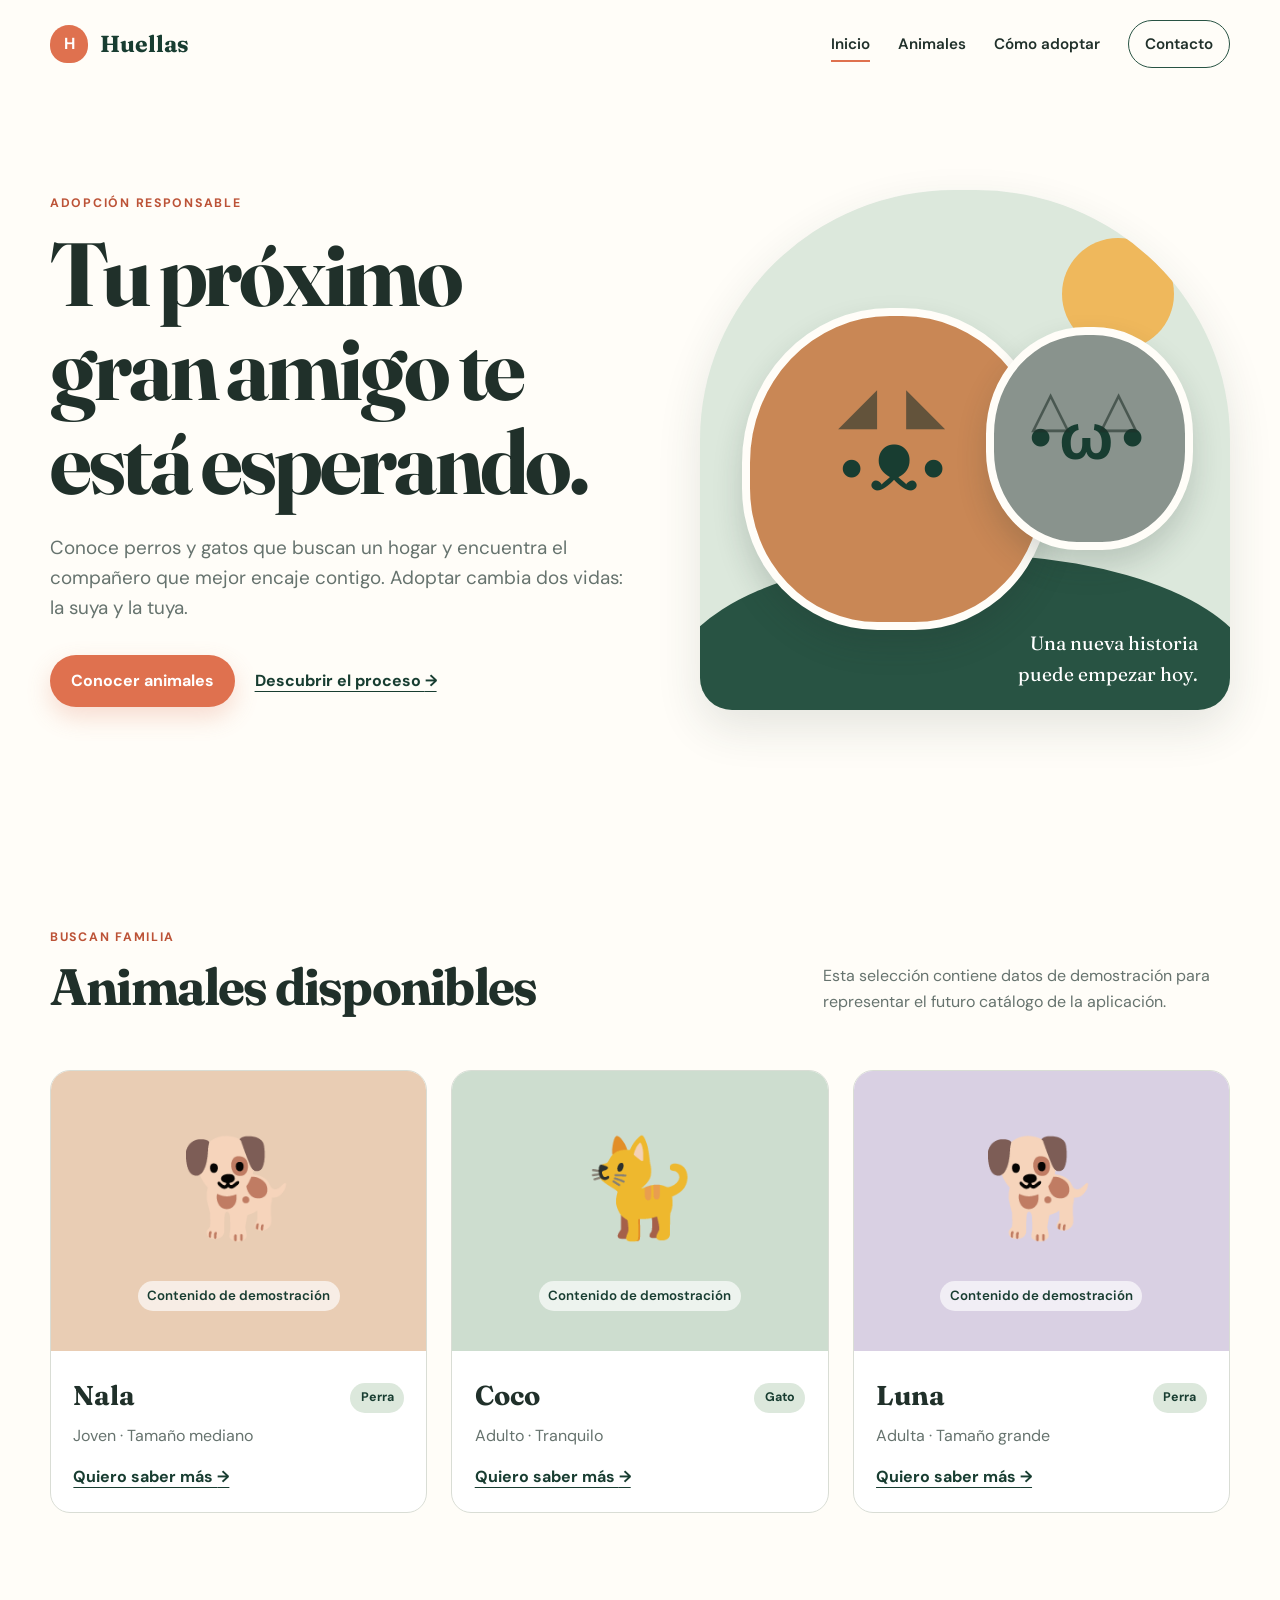
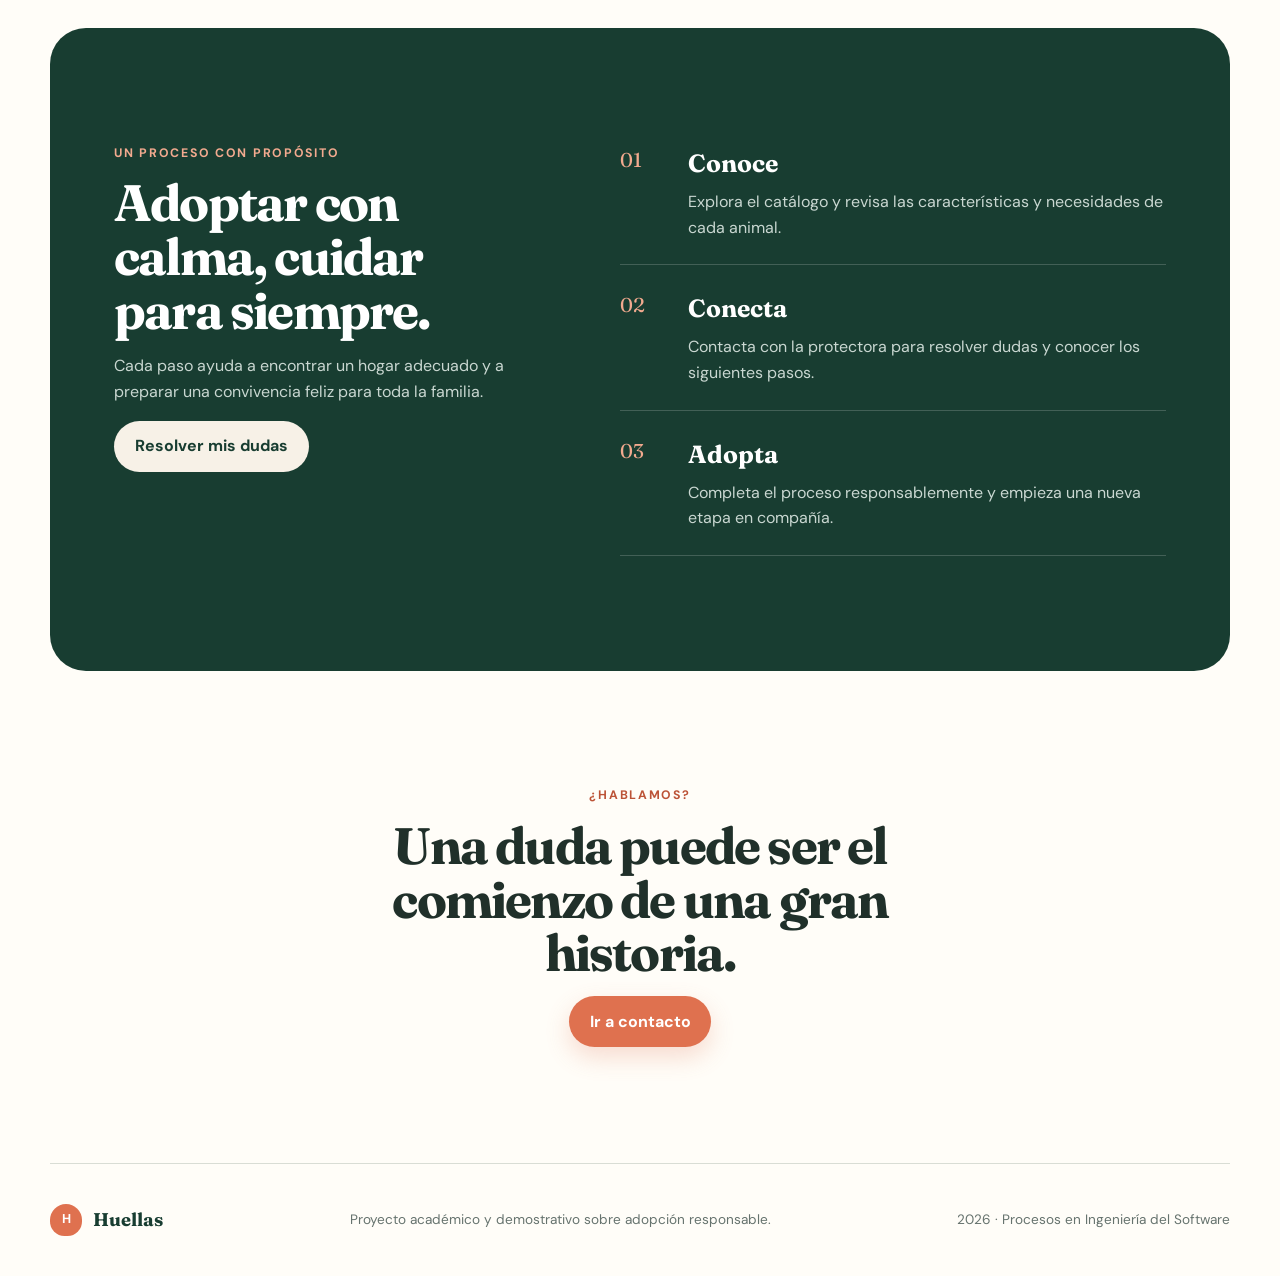
<file: web/index.html>
<!doctype html>
<html lang="es">
  <head>
    <meta charset="utf-8">
    <meta name="viewport" content="width=device-width, initial-scale=1">
    <meta
      name="description"
      content="Maqueta de una web de adopción responsable de perros y gatos."
    >
    <title>Huellas | Adopción responsable</title>
    <link rel="stylesheet" href="styles/styles.css">
    <script src="scripts/script.js" defer></script>
  </head>
  <body>
    <header class="site-header">
      <a class="brand" href="index.html" aria-label="Huellas, página de inicio">
        <span class="brand-mark" aria-hidden="true">H</span>
        <span>Huellas</span>
      </a>

      <button
        class="menu-button"
        type="button"
        aria-expanded="false"
        aria-controls="main-navigation"
      >
        <span class="menu-button__label">Menú</span>
        <span aria-hidden="true">☰</span>
      </button>

      <nav id="main-navigation" class="main-navigation" aria-label="Navegación principal">
        <a href="index.html" aria-current="page">Inicio</a>
        <a href="#animales">Animales</a>
        <a href="#proceso">Cómo adoptar</a>
        <a class="nav-contact" href="contacto.html">Contacto</a>
      </nav>
    </header>

    <main>
      <section class="hero" aria-labelledby="hero-title">
        <div class="hero__content">
          <p class="eyebrow">Adopción responsable</p>
          <h1 id="hero-title">Tu próximo gran amigo te está esperando.</h1>
          <p class="hero__intro">
            Conoce perros y gatos que buscan un hogar y encuentra el compañero que mejor encaje
            contigo. Adoptar cambia dos vidas: la suya y la tuya.
          </p>
          <div class="hero__actions">
            <a class="button button--primary" href="#animales">Conocer animales</a>
            <a class="text-link" href="#proceso">Descubrir el proceso <span aria-hidden="true">→</span></a>
          </div>
        </div>

        <div class="hero__visual" aria-label="Ilustración de un perro y un gato">
          <div class="sun" aria-hidden="true"></div>
          <div class="pet-portrait pet-portrait--dog" aria-hidden="true">
            <span class="pet-ears">◢ ◣</span>
            <span class="pet-face">•ᴥ•</span>
          </div>
          <div class="pet-portrait pet-portrait--cat" aria-hidden="true">
            <span class="pet-ears">△ △</span>
            <span class="pet-face">•ω•</span>
          </div>
          <p>Una nueva historia<br>puede empezar hoy.</p>
        </div>
      </section>

      <section id="animales" class="animals-section" aria-labelledby="animals-title">
        <div class="section-heading">
          <div>
            <p class="eyebrow">Buscan familia</p>
            <h2 id="animals-title">Animales disponibles</h2>
          </div>
          <p>
            Esta selección contiene datos de demostración para representar el futuro catálogo de
            la aplicación.
          </p>
        </div>

        <div class="animal-grid">
          <article class="animal-card">
            <div class="animal-card__portrait animal-card__portrait--nala" aria-hidden="true">
              <span>🐕</span>
              <small>Contenido de demostración</small>
            </div>
            <div class="animal-card__body">
              <div class="animal-card__title">
                <h3>Nala</h3>
                <span class="tag">Perra</span>
              </div>
              <p>Joven · Tamaño mediano</p>
              <a href="contacto.html">Quiero saber más <span aria-hidden="true">→</span></a>
            </div>
          </article>

          <article class="animal-card">
            <div class="animal-card__portrait animal-card__portrait--coco" aria-hidden="true">
              <span>🐈</span>
              <small>Contenido de demostración</small>
            </div>
            <div class="animal-card__body">
              <div class="animal-card__title">
                <h3>Coco</h3>
                <span class="tag">Gato</span>
              </div>
              <p>Adulto · Tranquilo</p>
              <a href="contacto.html">Quiero saber más <span aria-hidden="true">→</span></a>
            </div>
          </article>

          <article class="animal-card">
            <div class="animal-card__portrait animal-card__portrait--luna" aria-hidden="true">
              <span>🐕</span>
              <small>Contenido de demostración</small>
            </div>
            <div class="animal-card__body">
              <div class="animal-card__title">
                <h3>Luna</h3>
                <span class="tag">Perra</span>
              </div>
              <p>Adulta · Tamaño grande</p>
              <a href="contacto.html">Quiero saber más <span aria-hidden="true">→</span></a>
            </div>
          </article>
        </div>
      </section>

      <section id="proceso" class="process-section" aria-labelledby="process-title">
        <div class="process-section__intro">
          <p class="eyebrow">Un proceso con propósito</p>
          <h2 id="process-title">Adoptar con calma, cuidar para siempre.</h2>
          <p>
            Cada paso ayuda a encontrar un hogar adecuado y a preparar una convivencia feliz para
            toda la familia.
          </p>
          <a class="button button--light" href="contacto.html">Resolver mis dudas</a>
        </div>

        <ol class="process-list">
          <li>
            <span>01</span>
            <div>
              <h3>Conoce</h3>
              <p>Explora el catálogo y revisa las características y necesidades de cada animal.</p>
            </div>
          </li>
          <li>
            <span>02</span>
            <div>
              <h3>Conecta</h3>
              <p>Contacta con la protectora para resolver dudas y conocer los siguientes pasos.</p>
            </div>
          </li>
          <li>
            <span>03</span>
            <div>
              <h3>Adopta</h3>
              <p>Completa el proceso responsablemente y empieza una nueva etapa en compañía.</p>
            </div>
          </li>
        </ol>
      </section>

      <section class="contact-cta" aria-labelledby="contact-cta-title">
        <p class="eyebrow">¿Hablamos?</p>
        <h2 id="contact-cta-title">Una duda puede ser el comienzo de una gran historia.</h2>
        <a class="button button--primary" href="contacto.html">Ir a contacto</a>
      </section>
    </main>

    <footer class="site-footer">
      <a class="brand brand--footer" href="index.html">
        <span class="brand-mark" aria-hidden="true">H</span>
        <span>Huellas</span>
      </a>
      <p>Proyecto académico y demostrativo sobre adopción responsable.</p>
      <p><span id="current-year"></span> · Procesos en Ingeniería del Software</p>
    </footer>
  </body>
</html>
</file>
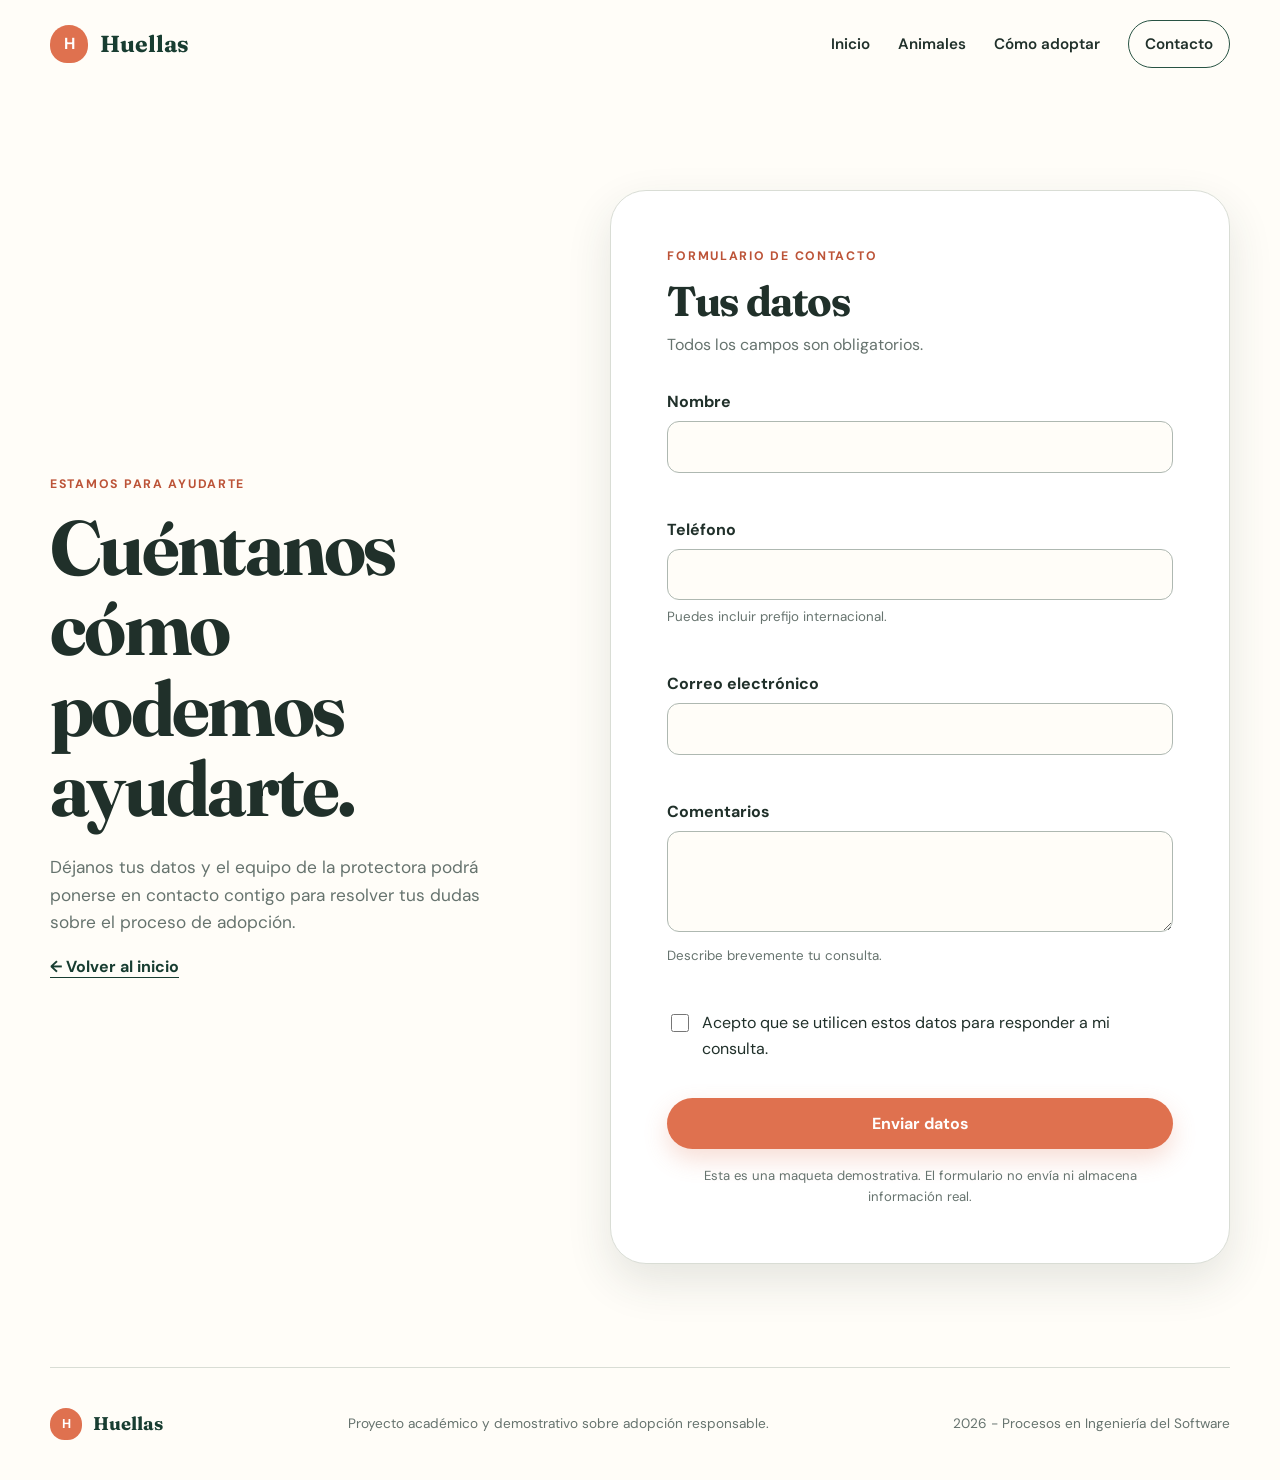
<file: web/contacto.html>
<!doctype html>
<html lang="es">
  <head>
    <meta charset="utf-8">
    <meta name="viewport" content="width=device-width, initial-scale=1">
    <meta name="description" content="Formulario de contacto de la maqueta web de adopción de mascotas.">
    <title>Contacto | Huellas</title>
    <link rel="stylesheet" href="styles/styles.css">
    <script src="scripts/script.js" defer></script>
  </head>
  <body>
    <header class="site-header">
      <a class="brand" href="index.html" aria-label="Huellas, página de inicio">
        <span class="brand-mark" aria-hidden="true">H</span>
        <span>Huellas</span>
      </a>
      <button class="menu-button" type="button" aria-expanded="false" aria-controls="main-navigation">
        <span class="menu-button__label">Menú</span>
        <span aria-hidden="true">☰</span>
      </button>
      <nav id="main-navigation" class="main-navigation" aria-label="Navegación principal">
        <a href="index.html">Inicio</a>
        <a href="index.html#animales">Animales</a>
        <a href="index.html#proceso">Cómo adoptar</a>
        <a class="nav-contact" href="contacto.html" aria-current="page">Contacto</a>
      </nav>
    </header>
    <main class="contact-page">
      <section class="contact-intro" aria-labelledby="contact-title">
        <p class="eyebrow">Estamos para ayudarte</p>
        <h1 id="contact-title">Cuéntanos cómo podemos ayudarte.</h1>
        <p>Déjanos tus datos y el equipo de la protectora podrá ponerse en contacto contigo para
          resolver tus dudas sobre el proceso de adopción.</p>
        <a class="text-link" href="index.html"><span aria-hidden="true">←</span> Volver al inicio</a>
      </section>
      <section class="form-panel" aria-labelledby="form-title">
        <div class="form-panel__heading">
          <p class="eyebrow">Formulario de contacto</p>
          <h2 id="form-title">Tus datos</h2>
          <p>Todos los campos son obligatorios.</p>
        </div>
        <form id="contact-form" novalidate>
          <div class="form-field">
            <label for="name">Nombre</label>
            <input id="name" name="name" type="text" autocomplete="name" minlength="2" required aria-describedby="name-error">
            <span class="field-error" id="name-error"></span>
          </div>
          <div class="form-field">
            <label for="phone">Teléfono</label>
            <input id="phones" name="phone" type="tel" autocomplete="tel" inputmode="tel" pattern="[0-9+\(\) .\-]{7,20}" required aria-describedby="phone-hint phone-error">
            <small id="phone-hint">Puedes incluir prefijo internacional.</small>
            <span class="field-error" id="phone-error"></span>
          </div>
          <div class="form-field">
            <label for="email">Correo electrónico</label>
            <input id="email" name="email" type="email" autocomplete="email" required aria-describedby="email-error">
            <span class="field-error" id="email-error"></span>
          </div>

          <div class="form-field">
            <label for="comments">Comentarios</label>
            <textarea
              id="comments"
              name="comments"
              rows="5"
              minlength="10"
              maxlength="1000"
              required
              aria-describedby="comments-hint comments-error"
            ></textarea>
            <small id="comments-hint">Describe brevemente tu consulta.</small>
            <span class="field-error" id="comments-error"></span>
          </div>

          <label class="consent-field">
            <input id="consent" name="consent" type="checkbox" required>
            <span>Acepto que se utilicen estos datos para responder a mi consulta.</span>
          </label>
          <span class="field-error" id="consent-error"></span>
          <button class="button button--primary button--submit" type="submit">Enviar datos</button>
          <p class="form-note">Esta es una maqueta demostrativa. El formulario no envía ni almacena información real.</p>
          <div id="form-status" class="form-status" role="status" aria-live="polite"></div>
        </form>
      </section>
    </main>
    <footer class="site-footer">
      <a class="brand brand--footer" href="index.html"><span class="brand-mark" aria-hidden="true">H</span><span>Huellas</span></a>
      <p>Proyecto académico y demostrativo sobre adopción responsable.</p>
      <p><span id="current-year"></span> - Procesos en Ingeniería del Software</p>
    </footer>
  </body>
</html>
</file>
<file: web/styles/styles.css>
@import url("https://fonts.googleapis.com/css2?family=DM+Sans:wght@400;500;600;700&family=Fraunces:opsz,wght@9..144,600;9..144,700&display=swap");

:root {
  --ink: #20302a;
  --muted: #66736e;
  --cream: #f7f1e7;
  --paper: #fffdf8;
  --sage: #dce8dc;
  --forest: #285343;
  --forest-dark: #183d31;
  --coral: #df714f;
  --coral-dark: #bc5337;
  --gold: #efb85c;
  --line: #d9ddd5;
  --white: #ffffff;
  --shadow: 0 18px 45px rgb(38 60 51 / 12%);
  --radius-small: 0.75rem;
  --radius-medium: 1.25rem;
  --radius-large: 2.25rem;
  --content-width: 1180px;
}

* {
  box-sizing: border-box;
}

html {
  scroll-behavior: smooth;
}

body {
  margin: 0;
  color: var(--ink);
  background: var(--paper);
  font-family: "DM Sans", Arial, sans-serif;
  line-height: 1.6;
}

body::before {
  position: fixed;
  z-index: -1;
  inset: 0;
  background-image: radial-gradient(rgb(40 83 67 / 8%) 0.7px, transparent 0.7px);
  background-size: 14px 14px;
  content: "";
  pointer-events: none;
}

a {
  color: inherit;
}

button,
input {
  font: inherit;
}

.site-header,
.hero,
.animals-section,
.process-section,
.contact-cta,
.contact-page,
.site-footer {
  width: min(calc(100% - 2rem), var(--content-width));
  margin-inline: auto;
}

.site-header {
  display: flex;
  align-items: center;
  justify-content: space-between;
  min-height: 5.5rem;
  gap: 2rem;
}

.brand {
  display: inline-flex;
  align-items: center;
  gap: 0.7rem;
  color: var(--forest-dark);
  font-family: "Fraunces", Georgia, serif;
  font-size: 1.45rem;
  font-weight: 700;
  text-decoration: none;
}

.brand-mark {
  display: grid;
  width: 2.4rem;
  height: 2.4rem;
  place-items: center;
  border-radius: 50% 50% 45% 45%;
  color: var(--white);
  background: var(--coral);
  font-family: "DM Sans", Arial, sans-serif;
  font-size: 1rem;
}

.main-navigation {
  display: flex;
  align-items: center;
  gap: 1.75rem;
}

.main-navigation a {
  position: relative;
  font-size: 0.95rem;
  font-weight: 600;
  text-decoration: none;
}

.main-navigation a:not(.nav-contact)::after {
  position: absolute;
  right: 0;
  bottom: -0.35rem;
  left: 0;
  height: 2px;
  background: var(--coral);
  content: "";
  transform: scaleX(0);
  transition: transform 180ms ease;
}

.main-navigation a:hover::after,
.main-navigation a[aria-current="page"]::after {
  transform: scaleX(1);
}

.nav-contact {
  padding: 0.65rem 1rem;
  border: 1px solid var(--forest);
  border-radius: 999px;
}

.menu-button {
  display: none;
  align-items: center;
  gap: 0.5rem;
  border: 0;
  color: var(--ink);
  background: transparent;
  cursor: pointer;
}

.hero {
  display: grid;
  min-height: 650px;
  grid-template-columns: 1.05fr 0.95fr;
  align-items: center;
  gap: clamp(2rem, 5vw, 5rem);
  padding-block: clamp(3rem, 8vw, 7rem);
}

.eyebrow {
  margin: 0 0 0.8rem;
  color: var(--coral-dark);
  font-size: 0.77rem;
  font-weight: 700;
  letter-spacing: 0.14em;
  text-transform: uppercase;
}

h1,
h2,
h3,
p {
  margin-top: 0;
}

h1,
h2 {
  font-family: "Fraunces", Georgia, serif;
  line-height: 1.05;
  letter-spacing: -0.035em;
}

h1 {
  max-width: 12ch;
  margin-bottom: 1.5rem;
  font-size: clamp(3.2rem, 7vw, 6.5rem);
}

h2 {
  margin-bottom: 1rem;
  font-size: clamp(2.2rem, 4vw, 4rem);
}

.hero__intro {
  max-width: 58ch;
  margin-bottom: 2rem;
  color: var(--muted);
  font-size: clamp(1rem, 1.5vw, 1.18rem);
}

.hero__actions {
  display: flex;
  align-items: center;
  flex-wrap: wrap;
  gap: 1.25rem;
}

.button {
  display: inline-flex;
  min-height: 3.2rem;
  align-items: center;
  justify-content: center;
  padding: 0.8rem 1.3rem;
  border: 0;
  border-radius: 999px;
  font-weight: 700;
  text-decoration: none;
  cursor: pointer;
  transition: transform 180ms ease, background-color 180ms ease;
}

.button:hover {
  transform: translateY(-2px);
}

.button--primary {
  color: var(--white);
  background: var(--coral);
  box-shadow: 0 10px 24px rgb(223 113 79 / 24%);
}

.button--primary:hover {
  background: var(--coral-dark);
}

.button--light {
  color: var(--forest-dark);
  background: var(--cream);
}

.text-link,
.animal-card a {
  color: var(--forest-dark);
  font-weight: 700;
  text-underline-offset: 0.3rem;
}

.hero__visual {
  position: relative;
  min-height: 520px;
  overflow: hidden;
  border-radius: 48% 48% 2rem 2rem;
  background: var(--sage);
  box-shadow: var(--shadow);
}

.hero__visual::after {
  position: absolute;
  right: -5%;
  bottom: -18%;
  width: 110%;
  height: 48%;
  border-radius: 50%;
  background: var(--forest);
  content: "";
}

.hero__visual > p {
  position: absolute;
  z-index: 2;
  right: 2rem;
  bottom: 1.3rem;
  margin: 0;
  color: var(--white);
  font-family: "Fraunces", Georgia, serif;
  font-size: 1.2rem;
  text-align: right;
}

.sun {
  position: absolute;
  top: 3rem;
  right: 3.5rem;
  width: 7rem;
  height: 7rem;
  border-radius: 50%;
  background: var(--gold);
}

.pet-portrait {
  position: absolute;
  z-index: 2;
  display: grid;
  place-items: center;
  border: 8px solid var(--paper);
  border-radius: 48% 48% 44% 44%;
  box-shadow: 0 16px 30px rgb(32 48 42 / 18%);
}

.pet-portrait--dog {
  bottom: 5rem;
  left: 8%;
  width: 58%;
  height: 62%;
  background: #c98755;
}

.pet-portrait--cat {
  right: 7%;
  bottom: 10rem;
  width: 39%;
  height: 43%;
  background: #89938d;
}

.pet-ears {
  position: absolute;
  top: 16%;
  color: rgb(32 48 42 / 60%);
  font-size: clamp(2rem, 4vw, 4rem);
  letter-spacing: 0.6rem;
}

.pet-face {
  color: var(--forest-dark);
  font-size: clamp(2.2rem, 5vw, 4.4rem);
  font-weight: 700;
  letter-spacing: 0.1em;
}

.animals-section,
.process-section,
.contact-cta {
  scroll-margin-top: 2rem;
  padding-block: clamp(4rem, 9vw, 8rem);
}

.section-heading {
  display: grid;
  grid-template-columns: 1fr minmax(18rem, 0.55fr);
  align-items: end;
  gap: 2rem;
  margin-bottom: 2.5rem;
}

.section-heading p:last-child {
  color: var(--muted);
}

.animal-grid {
  display: grid;
  grid-template-columns: repeat(3, 1fr);
  gap: 1.5rem;
}

.animal-card {
  overflow: hidden;
  border: 1px solid var(--line);
  border-radius: var(--radius-medium);
  background: var(--white);
  transition: transform 180ms ease, box-shadow 180ms ease;
}

.animal-card:hover {
  transform: translateY(-5px);
  box-shadow: var(--shadow);
}

.animal-card__portrait {
  display: grid;
  min-height: 280px;
  place-items: center;
  align-content: center;
  gap: 1rem;
}

.animal-card__portrait span {
  font-size: 6rem;
  filter: saturate(0.75);
}

.animal-card__portrait small {
  padding: 0.25rem 0.6rem;
  border-radius: 999px;
  color: var(--forest-dark);
  background: rgb(255 255 255 / 65%);
  font-weight: 600;
}

.animal-card__portrait--nala {
  background: #e9cdb4;
}

.animal-card__portrait--coco {
  background: #cdddcf;
}

.animal-card__portrait--luna {
  background: #d9d0e3;
}

.animal-card__body {
  padding: 1.4rem;
}

.animal-card__title {
  display: flex;
  align-items: center;
  justify-content: space-between;
  gap: 1rem;
}

.animal-card h3 {
  margin-bottom: 0.35rem;
  font-family: "Fraunces", Georgia, serif;
  font-size: 1.7rem;
}

.animal-card p {
  color: var(--muted);
}

.tag {
  padding: 0.3rem 0.65rem;
  border-radius: 999px;
  color: var(--forest-dark);
  background: var(--sage);
  font-size: 0.78rem;
  font-weight: 700;
}

.process-section {
  display: grid;
  grid-template-columns: 0.85fr 1.15fr;
  gap: clamp(3rem, 8vw, 7rem);
  padding-inline: clamp(1.5rem, 5vw, 5rem);
  border-radius: var(--radius-large);
  color: var(--white);
  background: var(--forest-dark);
}

.process-section .eyebrow {
  color: #f2aa8f;
}

.process-section__intro > p:not(.eyebrow) {
  color: #c9d7d1;
}

.process-list {
  margin: 0;
  padding: 0;
  list-style: none;
}

.process-list li {
  display: grid;
  grid-template-columns: 3rem 1fr;
  gap: 1.25rem;
  padding-block: 1.5rem;
  border-bottom: 1px solid rgb(255 255 255 / 18%);
}

.process-list li:first-child {
  padding-top: 0;
}

.process-list > li > span {
  color: #f2aa8f;
  font-family: "Fraunces", Georgia, serif;
  font-size: 1.25rem;
}

.process-list h3 {
  margin-bottom: 0.35rem;
  font-family: "Fraunces", Georgia, serif;
  font-size: 1.55rem;
}

.process-list p {
  margin-bottom: 0;
  color: #c9d7d1;
}

.contact-cta {
  text-align: center;
}

.contact-cta h2 {
  max-width: 18ch;
  margin-inline: auto;
}

.contact-page {
  display: grid;
  min-height: 650px;
  grid-template-columns: 0.85fr 1.15fr;
  align-items: center;
  gap: clamp(3rem, 8vw, 8rem);
  padding-block: clamp(3rem, 8vw, 7rem);
}

.contact-intro h1 {
  font-size: clamp(3rem, 6vw, 5.6rem);
}

.contact-intro > p:not(.eyebrow) {
  max-width: 48ch;
  color: var(--muted);
  font-size: 1.08rem;
}

.form-panel {
  padding: clamp(1.5rem, 5vw, 3.5rem);
  border: 1px solid var(--line);
  border-radius: var(--radius-large);
  background: var(--white);
  box-shadow: var(--shadow);
}

.form-panel__heading {
  margin-bottom: 2rem;
}

.form-panel__heading h2 {
  margin-bottom: 0.5rem;
  font-size: 2.6rem;
}

.form-panel__heading p:last-child,
.form-note,
.form-field small {
  color: var(--muted);
}

.form-field {
  margin-bottom: 1.25rem;
}

.form-field label {
  display: block;
  margin-bottom: 0.4rem;
  font-weight: 700;
}

.form-field input,
.form-field textarea {
  width: 100%;
  min-height: 3.2rem;
  padding: 0.75rem 0.9rem;
  border: 1px solid #aeb8b1;
  border-radius: var(--radius-small);
  color: var(--ink);
  background: var(--paper);
}

.form-field textarea {
  resize: vertical;
}

.form-field input:focus,
.form-field textarea:focus {
  border-color: var(--forest);
  outline: 3px solid rgb(40 83 67 / 15%);
}

.form-field input[aria-invalid="true"],
.form-field textarea[aria-invalid="true"] {
  border-color: #a9382c;
}

.form-field small {
  display: block;
  margin-top: 0.35rem;
}

.field-error {
  display: block;
  min-height: 1.25rem;
  margin-top: 0.25rem;
  color: #9c2f25;
  font-size: 0.85rem;
  font-weight: 600;
}

.consent-field {
  display: flex;
  align-items: flex-start;
  gap: 0.65rem;
  cursor: pointer;
}

.consent-field input {
  width: 1.1rem;
  height: 1.1rem;
  margin-top: 0.25rem;
  accent-color: var(--forest);
}

.button--submit {
  width: 100%;
  margin-top: 0.8rem;
}

.form-note {
  margin: 1rem 0 0;
  font-size: 0.82rem;
  text-align: center;
}

.form-status {
  display: none;
  margin-top: 1rem;
  padding: 0.85rem 1rem;
  border-radius: var(--radius-small);
  color: var(--forest-dark);
  background: var(--sage);
  font-weight: 700;
}

.form-status.is-visible {
  display: block;
}

.site-footer {
  display: grid;
  grid-template-columns: auto 1fr auto;
  align-items: center;
  gap: 2rem;
  padding-block: 2.5rem;
  border-top: 1px solid var(--line);
  color: var(--muted);
  font-size: 0.85rem;
}

.site-footer p {
  margin: 0;
}

.site-footer p:nth-child(2) {
  text-align: center;
}

.brand--footer {
  font-size: 1.15rem;
}

.brand--footer .brand-mark {
  width: 2rem;
  height: 2rem;
  font-size: 0.8rem;
}

@media (max-width: 850px) {
  .menu-button {
    display: inline-flex;
  }

  .main-navigation {
    position: absolute;
    z-index: 10;
    top: 4.7rem;
    right: 1rem;
    left: 1rem;
    display: none;
    align-items: stretch;
    padding: 1.2rem;
    border: 1px solid var(--line);
    border-radius: var(--radius-medium);
    background: var(--white);
    box-shadow: var(--shadow);
    flex-direction: column;
  }

  .main-navigation.is-open {
    display: flex;
  }

  .nav-contact {
    text-align: center;
  }

  .hero,
  .contact-page,
  .process-section {
    grid-template-columns: 1fr;
  }

  .hero {
    padding-top: 2rem;
  }

  .hero__visual {
    min-height: 450px;
  }

  .section-heading {
    grid-template-columns: 1fr;
  }

  .animal-grid {
    grid-template-columns: repeat(2, 1fr);
  }

  .site-footer {
    grid-template-columns: 1fr;
    justify-items: center;
    text-align: center;
  }
}

@media (max-width: 580px) {
  h1 {
    font-size: clamp(2.8rem, 15vw, 4.5rem);
  }

  .hero__visual {
    min-height: 380px;
  }

  .pet-portrait--dog {
    bottom: 4.5rem;
    width: 65%;
  }

  .pet-portrait--cat {
    right: 4%;
    bottom: 9rem;
    width: 43%;
  }

  .animal-grid {
    grid-template-columns: 1fr;
  }

  .process-section {
    border-radius: var(--radius-medium);
  }

  .contact-page {
    gap: 2.5rem;
  }

  .form-panel {
    border-radius: var(--radius-medium);
  }
}

@media (prefers-reduced-motion: reduce) {
  html {
    scroll-behavior: auto;
  }

  *,
  *::before,
  *::after {
    transition-duration: 0.01ms !important;
  }
}
</file>
